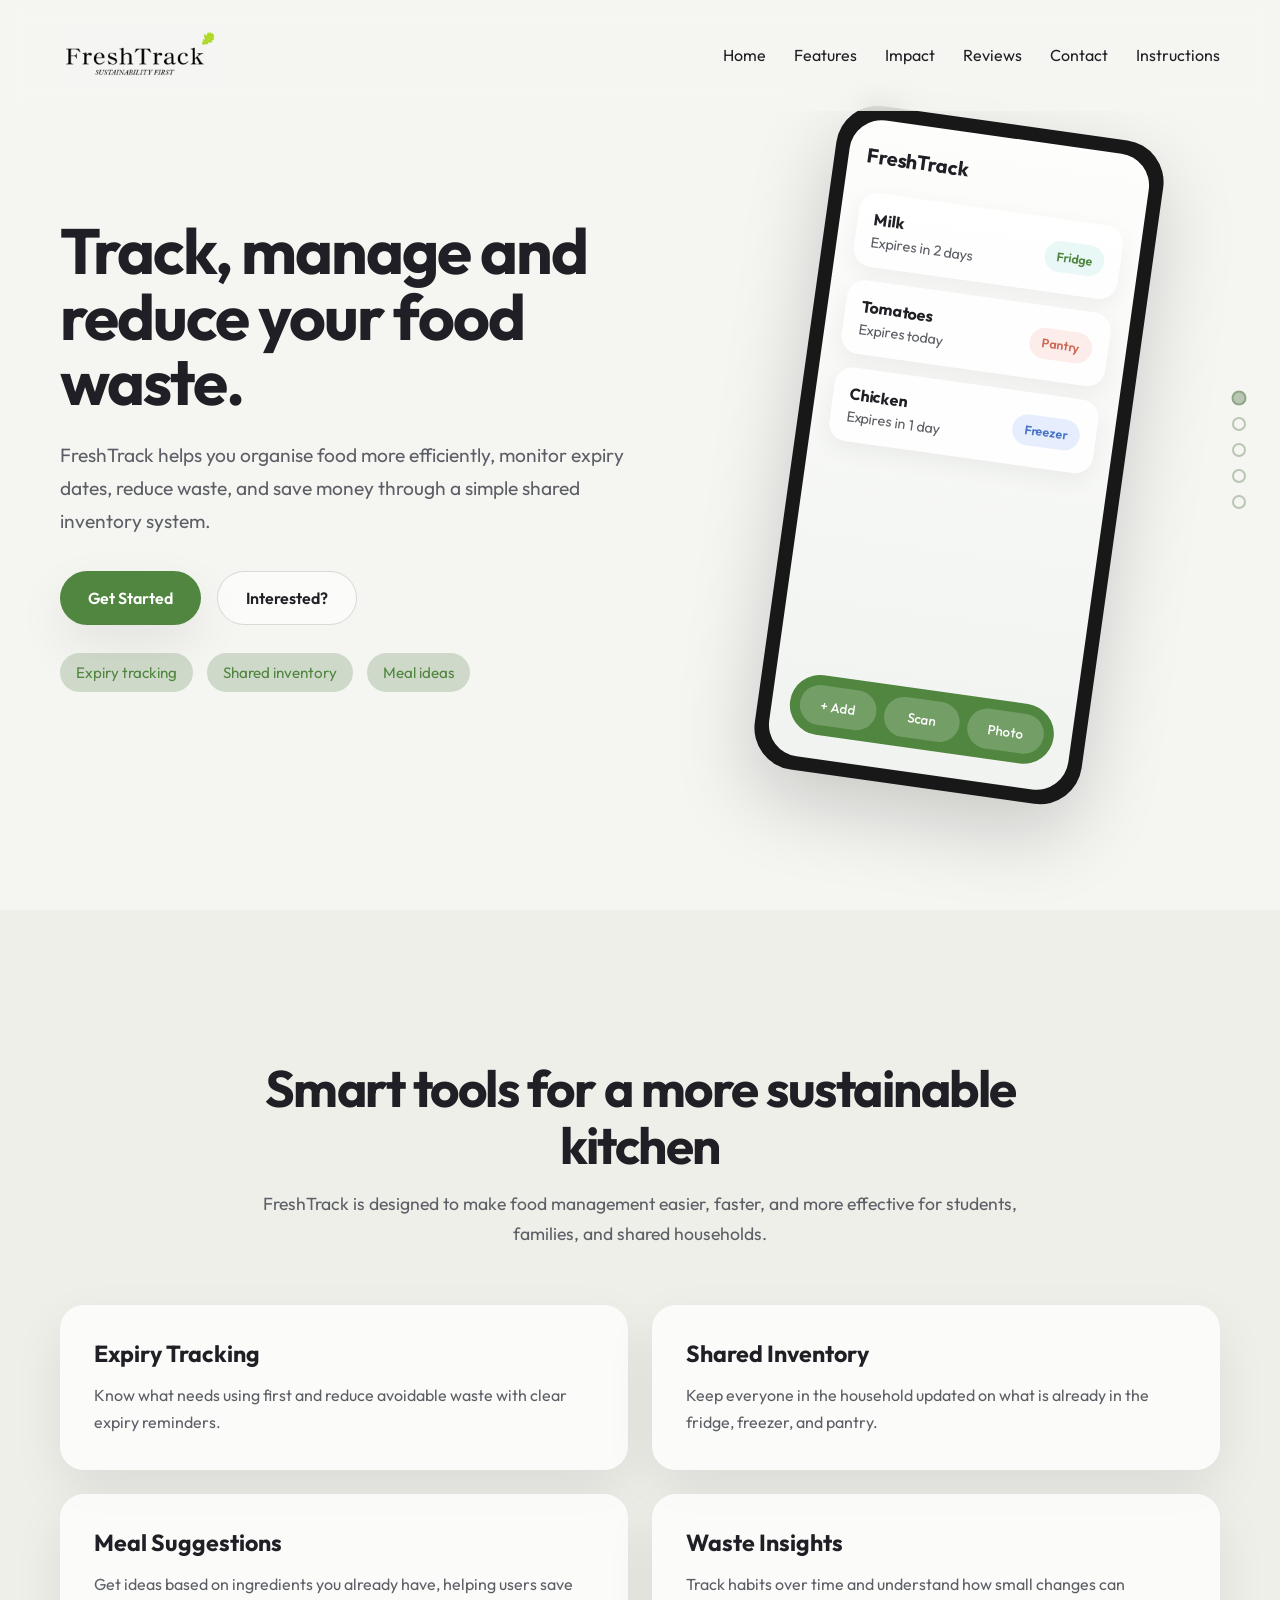
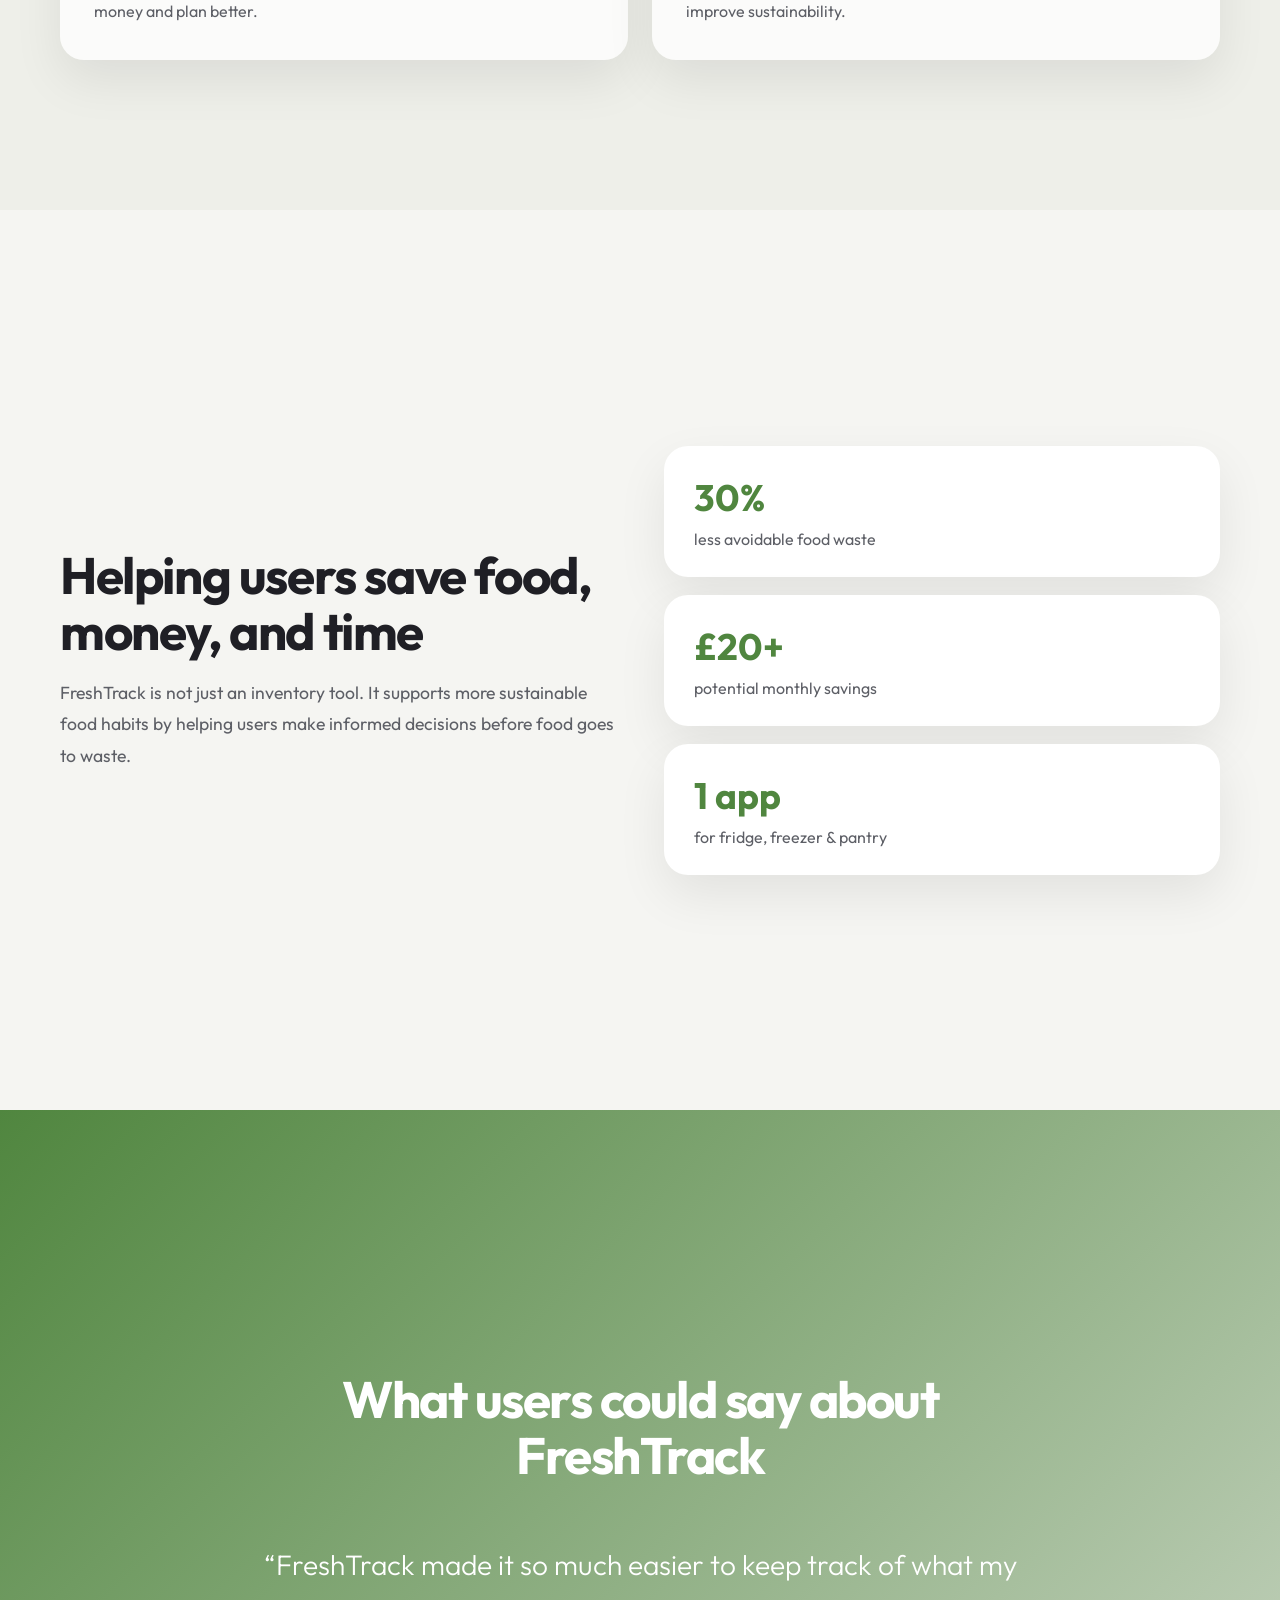
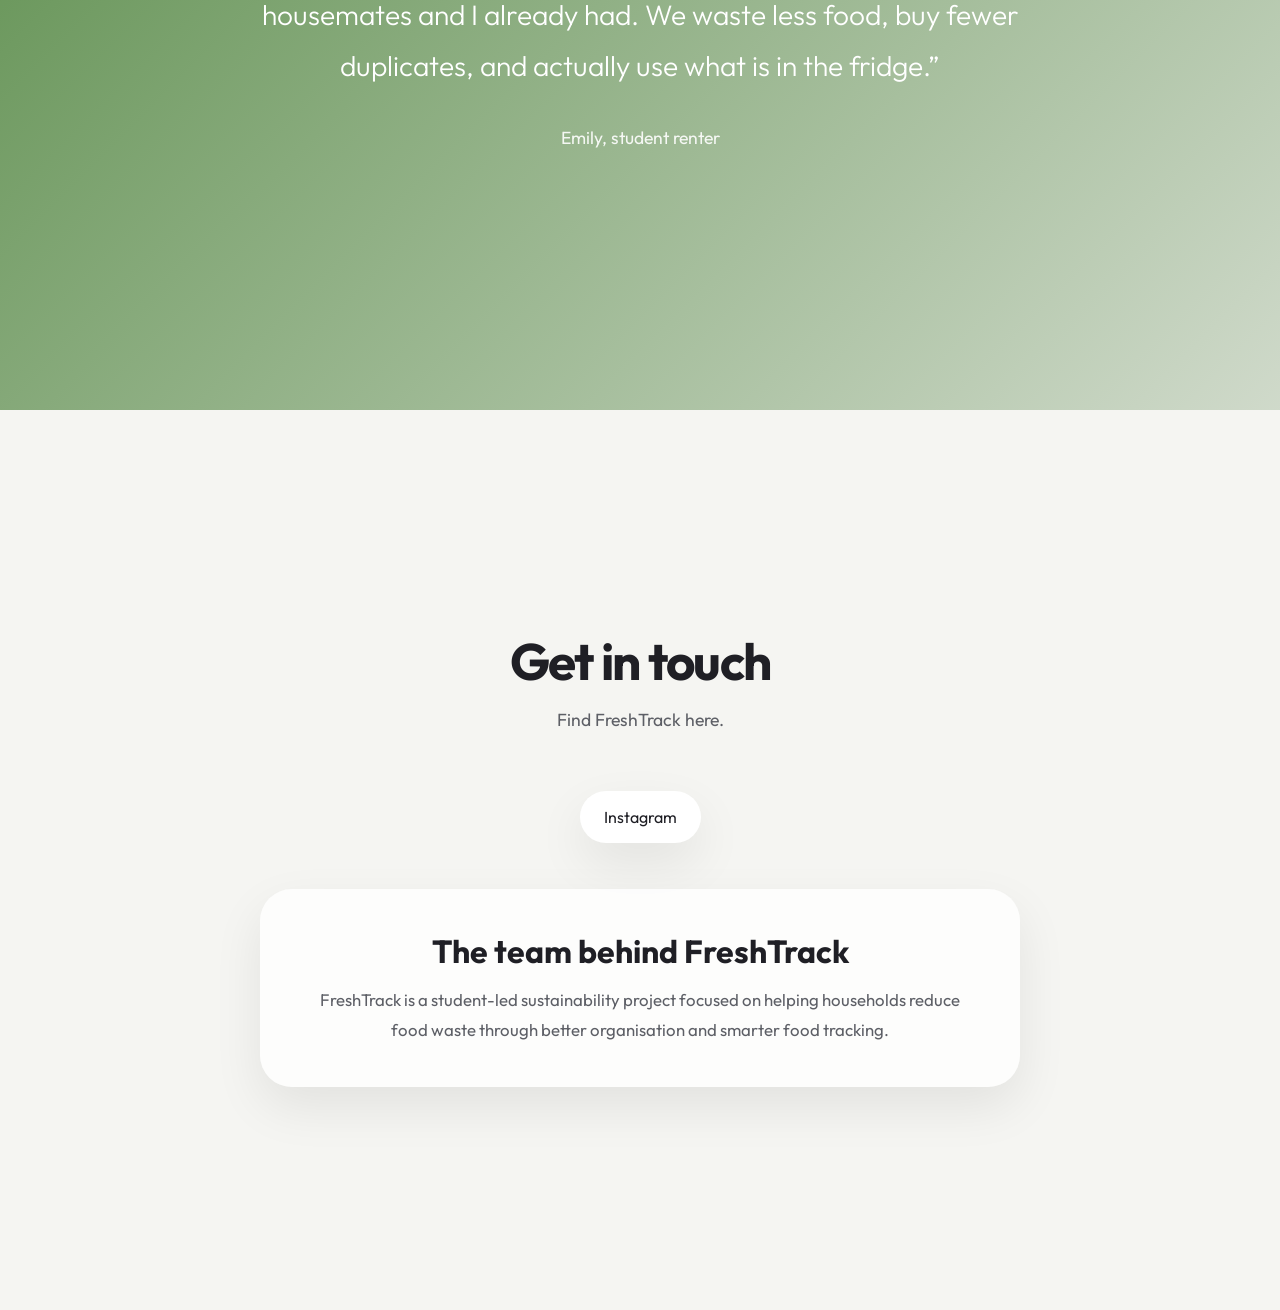
<file: index.html>
<!DOCTYPE html>
<html lang="en">
<head>
  <meta charset="UTF-8" />
  <meta name="viewport" content="width=device-width, initial-scale=1.0" />
 

  <link rel="preconnect" href="https://fonts.googleapis.com">
  <link rel="preconnect" href="https://fonts.gstatic.com" crossorigin>
  <link href="https://fonts.googleapis.com/css2?family=Outfit:wght@300;400;500;600;700&display=swap" rel="stylesheet">
  <link href="https://fonts.googleapis.com/css2?family=Playfair+Display:wght@400;500;600;700&display=swap" rel="stylesheet">

  <link rel="stylesheet" href="style.css" />
</head>
<body>



  <!-- dots -->
  <div class="section-dots">
    <a href="#main" class="dot active"></a>
    <a href="#features" class="dot"></a>
    <a href="#impact" class="dot"></a>
    <a href="#reviews" class="dot"></a>
    <a href="#contact" class="dot"></a>
  </div>

  <header class="header">
    <a href="index.html" class="logo">
      <img src="images/freshtrack-logo.png" alt="FreshTrack Logo">
    </a>
    <nav class="nav">
      <a href="#main">Home</a>
      <a href="#features">Features</a>
      <a href="#impact">Impact</a>
      <a href="#reviews">Reviews</a>
      <a href="#contact">Contact</a>
      <a href="instructions.html">Instructions</a>
    </nav>
  </header>

  <main>
    <!-- main-->
    <section id="main" class="section main">
      <div class="container main-grid">
        <div class="main-text reveal">
          <h1>Track, manage and reduce your food waste.</h1>
          <p>
            FreshTrack helps you organise food more efficiently, monitor expiry dates,
            reduce waste, and save money through a simple shared inventory system.
          </p>

          <div class="main-buttons">
            <a href="instructions.html" class="btn primary">Get Started</a>
            <a href="https://docs.google.com/forms/d/e/1FAIpQLSd_di5cZATixuG1DWl66NtVrQ-YKwkuhHLiQULhgQvUmHwI0Q/viewform" class="btn secondary">Interested?</a>
          </div>

          <div class="main-points">
            <span>Expiry tracking</span>
            <span>Shared inventory</span>
            <span>Meal ideas</span>
          </div>
        </div>

        <div class="main-visual reveal delay-1">
          <div class="phone-mockup">
            <div class="phone-screen">
              <div class="app-top">FreshTrack</div>

              <div class="food-card">
                <div>
                  <h4>Milk</h4>
                  <p>Expires in 2 days</p>
                </div>
                <span class="tag fridge">Fridge</span>
              </div>

              <div class="food-card">
                <div>
                  <h4>Tomatoes</h4>
                  <p>Expires today</p>
                </div>
                <span class="tag pantry">Pantry</span>
              </div>

              <div class="food-card">
                <div>
                  <h4>Chicken</h4>
                  <p>Expires in 1 day</p>
                </div>
                <span class="tag freezer">Freezer</span>
              </div>

              <div class="scan-bar">
                <button>+ Add</button>
                <button>Scan</button>
                <button>Photo</button>
              </div>
            </div>
          </div>
        </div>
      </div>
    </section>

    <!-- web feauters -->
    <section id="features" class="section features">
      <div class="container">
        <div class="section-heading reveal">
          <h2>Smart tools for a more sustainable kitchen</h2>
          <p>
            FreshTrack is designed to make food management easier, faster, and more effective
            for students, families, and shared households.
          </p>
        </div>

        <div class="feature-grid">
          <article class="feature-card reveal">
            <h3>Expiry Tracking</h3>
            <p>Know what needs using first and reduce avoidable waste with clear expiry reminders.</p>
          </article>

          <article class="feature-card reveal delay-1">
            <h3>Shared Inventory</h3>
            <p>Keep everyone in the household updated on what is already in the fridge, freezer, and pantry.</p>
          </article>

          <article class="feature-card reveal delay-2">
            <h3>Meal Suggestions</h3>
            <p>Get ideas based on ingredients you already have, helping users save money and plan better.</p>
          </article>

          <article class="feature-card reveal delay-3">
            <h3>Waste Insights</h3>
            <p>Track habits over time and understand how small changes can improve sustainability.</p>
          </article>
        </div>
      </div>
    </section>

    <!-- impact  -->
    <section id="impact" class="section impact">
      <div class="container impact-grid">
        <div class="impact-text reveal">
          <h2>Helping users save food, money, and time</h2>
          <p>
            FreshTrack is not just an inventory tool. It supports more sustainable food habits
            by helping users make informed decisions before food goes to waste.
          </p>
        </div>

        <div class="stats reveal delay-1">
          <div class="stat-card">
            <h3>30%</h3>
            <p>less avoidable food waste</p>
          </div>
          <div class="stat-card">
            <h3>£20+</h3>
            <p>potential monthly savings</p>
          </div>
          <div class="stat-card">
            <h3>1 app</h3>
            <p>for fridge, freezer & pantry</p>
          </div>
        </div>
      </div>
    </section>

    <!-- rewiev -->
    <section id="reviews" class="section reviews">
      <div class="container">
        <div class="section-heading light reveal">
          <h2>What users could say about FreshTrack</h2>
        </div>

        <div class="review-card reveal delay-1">
          <p>
            “FreshTrack made it so much easier to keep track of what my housemates and I already had.
            We waste less food, buy fewer duplicates, and actually use what is in the fridge.”
          </p>
          <h4>Emily, student renter</h4>
        </div>
      </div>
    </section>

    <!-- contact section  -->
    <section id="contact" class="section contact">
      <div class="container">
        <div class="section-heading reveal">
          <h2>Get in touch</h2>
          <p>Find FreshTrack here.</p>
        </div>

        <div class="contact-links reveal delay-1">
          <a href="https://www.instagram.com/freshtrackerscanner/">Instagram</a>
        </div>

        <div class="team-card reveal delay-2">
          <h3>The team behind FreshTrack</h3>
          <p>
            FreshTrack is a student-led sustainability project focused on helping households
            reduce food waste through better organisation and smarter food tracking.
          </p>
        </div>
      </div>
    </section>
  </main>

  <script src="script.js"></script>
</body>
</html>
</file>
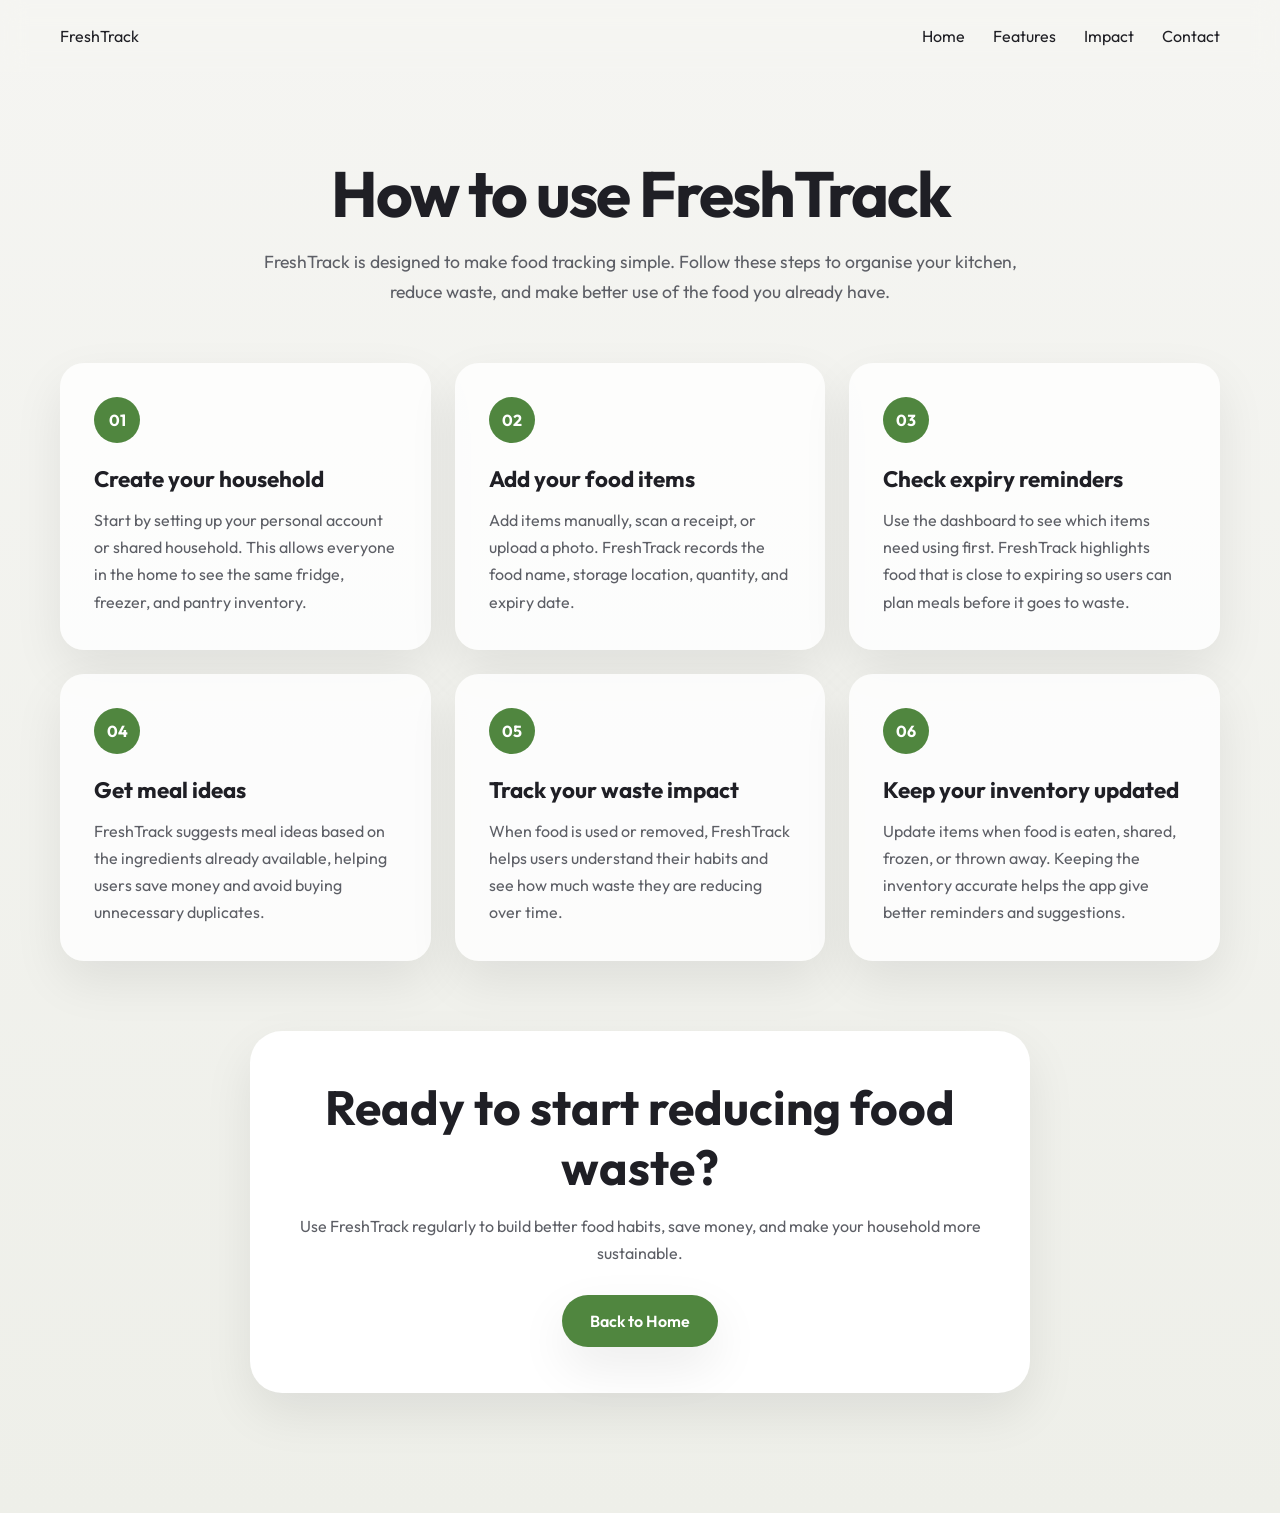
<file: instructions.html>
<!DOCTYPE html>
<html lang="en">
<head>
  <meta charset="UTF-8" />
  <meta name="viewport" content="width=device-width, initial-scale=1.0" />

  <link rel="preconnect" href="https://fonts.googleapis.com">
  <link rel="preconnect" href="https://fonts.gstatic.com" crossorigin>
  <link href="https://fonts.googleapis.com/css2?family=Outfit:wght@300;400;500;600;700&display=swap" rel="stylesheet">

  <link rel="stylesheet" href="style.css" />
  <title>FreshTrack Instructions</title>
</head>
<body>

  <header class="header">
    <div class="logo">Fresh<span>Track</span></div>
    <nav class="nav">
      <a href="index.html">Home</a>
      <a href="index.html#features">Features</a>
      <a href="index.html#impact">Impact</a>
      <a href="index.html#contact">Contact</a>
    </nav>
  </header>

  <main>
    <section class="section instructions-page">
      <div class="container">
        <div class="section-heading reveal">
          <h1>How to use FreshTrack</h1>
          <p>
            FreshTrack is designed to make food tracking simple. Follow these steps to organise your kitchen,
            reduce waste, and make better use of the food you already have.
          </p>
        </div>

        <div class="instruction-grid">
          <article class="instruction-card reveal">
            <span>01</span>
            <h3>Create your household</h3>
            <p>
              Start by setting up your personal account or shared household. This allows everyone in the home
              to see the same fridge, freezer, and pantry inventory.
            </p>
          </article>

          <article class="instruction-card reveal delay-1">
            <span>02</span>
            <h3>Add your food items</h3>
            <p>
              Add items manually, scan a receipt, or upload a photo. FreshTrack records the food name,
              storage location, quantity, and expiry date.
            </p>
          </article>

          <article class="instruction-card reveal delay-2">
            <span>03</span>
            <h3>Check expiry reminders</h3>
            <p>
              Use the dashboard to see which items need using first. FreshTrack highlights food that is close
              to expiring so users can plan meals before it goes to waste.
            </p>
          </article>

          <article class="instruction-card reveal delay-3">
            <span>04</span>
            <h3>Get meal ideas</h3>
            <p>
              FreshTrack suggests meal ideas based on the ingredients already available, helping users save
              money and avoid buying unnecessary duplicates.
            </p>
          </article>

          <article class="instruction-card reveal">
            <span>05</span>
            <h3>Track your waste impact</h3>
            <p>
              When food is used or removed, FreshTrack helps users understand their habits and see how much
              waste they are reducing over time.
            </p>
          </article>

          <article class="instruction-card reveal delay-1">
            <span>06</span>
            <h3>Keep your inventory updated</h3>
            <p>
              Update items when food is eaten, shared, frozen, or thrown away. Keeping the inventory accurate
              helps the app give better reminders and suggestions.
            </p>
          </article>
        </div>

        <div class="instruction-cta reveal delay-2">
          <h2>Ready to start reducing food waste?</h2>
          <p>
            Use FreshTrack regularly to build better food habits, save money, and make your household more sustainable.
          </p>
          <a href="index.html" class="btn primary">Back to Home</a>
        </div>
      </div>
    </section>
  </main>

  <script src="script.js"></script>
</body>
</html>
</file>
<file: style.css>
:root {
  --bg: #f5f5f2;
  --bg-soft: #eeefe9;
  --text: #1f1f25;
  --muted: #5d5f66;
  --primary: #50863F;
  --primary-dark: #50863F;
  --accent: #375f2950;
  --white: #ffffff;
  --shadow: 0 20px 50px rgba(0, 0, 0, 0.08);
  --radius-xl: 32px;
  --radius-lg: 24px;
  --radius-md: 18px;
  --transition: 0.35s ease;
}

* {
  margin: 0;
  padding: 0;
  box-sizing: border-box;
}

html {
  scroll-behavior: smooth;
}

body {
  font-family: "Outfit", sans-serif;
  background: var(--bg);
  color: var(--text);
  overflow-x: hidden;
}

a {
  text-decoration: none;
  color: inherit;
}

.container {
  width: min(1180px, calc(100% - 120px));
  margin: 0 auto;
}

.section {
  min-height: 100vh;
  display: flex;
  align-items: center;
  padding: 120px 0;
}

/* header */
.header {
  position: fixed;
  top: 0;
  left: 0;
  width: 100%;
  padding: 26px 60px;
  display: flex;
  justify-content: space-between;
  align-items: center;
  z-index: 1000;
  background: rgba(245, 245, 242, 0.72);
  backdrop-filter: blur(12px);
}

.logo {
  display: flex;
  align-items: center;
}

.logo img {
  width: 160px;
  height: auto;
  object-fit: contain;
}

.nav {
  display: flex;
  gap: 28px;
}

.nav a {
  font-size: 1rem;
  color: var(--text);
  position: relative;
  transition: var(--transition);
}

.nav a::after {
  content: "";
  position: absolute;
  left: 0;
  bottom: -6px;
  width: 0;
  height: 2px;
  background: var(--primary);
  transition: var(--transition);
}

.nav a:hover::after {
  width: 100%;
}


/* dots  */
.section-dots {
  position: fixed;
  right: 34px;
  top: 50%;
  transform: translateY(-50%);
  z-index: 999;
  display: flex;
  flex-direction: column;
  gap: 12px;
}

.dot {
  width: 14px;
  height: 14px;
  border: 2px solid var(--accent);
  border-radius: 50%;
  transition: var(--transition);
}

.dot.active,
.dot:hover {
  background: var(--accent);
  transform: scale(1.08);
}

/* main */
.main-grid {
  display: grid;
  grid-template-columns: 1.05fr 0.95fr;
  gap: 60px;
  align-items: center;
}

.main-text h1 {
  font-size: clamp(3rem, 5vw, 5rem);
  line-height: 1.03;
  letter-spacing: -2px;
  margin-bottom: 24px;
}

.main-text p {
  font-size: 1.2rem;
  line-height: 1.7;
  color: var(--muted);
  max-width: 620px;
  margin-bottom: 34px;
}

.main-buttons {
  display: flex;
  flex-wrap: wrap;
  gap: 16px;
  margin-bottom: 28px;
}

.btn {
  padding: 16px 28px;
  border-radius: 999px;
  font-weight: 600;
  transition: var(--transition);
  display: inline-flex;
  align-items: center;
  justify-content: center;
}

.btn.primary {
  background: var(--primary-dark);
  color: white;
  box-shadow: var(--shadow);
}

.btn.primary:hover {
  transform: translateY(-3px);
  background: var(--primary);
}

.btn.secondary {
  border: 1.5px solid rgba(31, 31, 37, 0.15);
  background: rgba(255,255,255,0.55);
}

.btn.secondary:hover {
  transform: translateY(-3px);
  border-color: var(--primary-dark);
}

.main-points {
  display: flex;
  flex-wrap: wrap;
  gap: 14px;
}

.main-points span {
  padding: 10px 16px;
  background:#7E9E7450;
  border-radius: 999px;
  font-size: 0.95rem;
  color: var(--primary-dark);
}

/* phone */
.main-visual {
  display: flex;
  justify-content: center;
}

.phone-mockup {
  width: 330px;
  height: 670px;
  border-radius: 42px;
  background: #181818;
  padding: 14px;
  box-shadow: 0 30px 80px rgba(0, 0, 0, 0.18);
  transform: rotate(8deg);
  transition: transform 0.5s ease;
}

.phone-mockup:hover {
  transform: rotate(4deg) translateY(-10px);
}

.phone-screen {
  width: 100%;
  height: 100%;
  background: linear-gradient(180deg, #fdfdfc 0%, #f0f3ef 100%);
  border-radius: 32px;
  padding: 24px 18px;
  overflow: hidden;
  display: flex;
  flex-direction: column;
  gap: 14px;
}

.app-top {
  font-size: 1.25rem;
  font-weight: 700;
  margin-bottom: 10px;
}

.food-card {
  background: rgba(255,255,255,0.88);
  border-radius: 18px;
  padding: 16px;
  box-shadow: 0 8px 22px rgba(0,0,0,0.05);
  display: flex;
  justify-content: space-between;
  gap: 12px;
  align-items: center;
}

.food-card h4 {
  font-size: 1rem;
  margin-bottom: 4px;
}

.food-card p {
  font-size: 0.9rem;
  color: var(--muted);
}

.tag {
  padding: 8px 12px;
  border-radius: 999px;
  font-size: 0.78rem;
  font-weight: 600;
}

.fridge {
  background: rgba(87, 200, 190, 0.12);
  color: var(--primary-dark);
}

.pantry {
  background: rgba(240, 138, 116, 0.14);
  color: #cc6a55;
}

.freezer {
  background: rgba(60, 125, 255, 0.12);
  color: #4872c4;
}

.scan-bar {
  margin-top: auto;
  background: var(--primary);
  border-radius: 999px;
  padding: 10px;
  display: grid;
  grid-template-columns: repeat(3, 1fr);
  gap: 8px;
}

.scan-bar button {
  border: none;
  background: rgba(255,255,255,0.2);
  color: white;
  padding: 12px 0;
  border-radius: 999px;
  cursor: pointer;
  font-family: inherit;
  font-weight: 500;
  transition: var(--transition);
}

.scan-bar button:hover {
  background: rgba(255,255,255,0.32);
}

/* headings sections */
.section-heading {
  max-width: 760px;
  margin: 0 auto 56px;
  text-align: center;
}

.section-heading h2 {
  font-size: clamp(2.2rem, 4vw, 3.6rem);
  line-height: 1.1;
  letter-spacing: -1.5px;
  margin-bottom: 16px;
}

.section-heading p {
  font-size: 1.1rem;
  line-height: 1.7;
  color: var(--muted);
}

.section-heading.light h2,
.section-heading.light p {
  color: white;
}

/* feature */
.features {
  background: var(--bg-soft);
}

.feature-grid {
  display: grid;
  grid-template-columns: repeat(2, 1fr);
  gap: 24px;
}

.feature-card {
  background: rgba(255,255,255,0.78);
  padding: 34px;
  border-radius: var(--radius-lg);
  box-shadow: var(--shadow);
  transition: var(--transition);
}

.feature-card:hover {
  transform: translateY(-8px);
}

.feature-card h3 {
  font-size: 1.45rem;
  margin-bottom: 14px;
}

.feature-card p {
  color: var(--muted);
  line-height: 1.7;
  font-size: 1rem;
}


.impact-grid {
  display: grid;
  grid-template-columns: 1fr 1fr;
  gap: 48px;
  align-items: center;
}

.impact-text h2 {
  font-size: clamp(2.2rem, 4vw, 3.4rem);
  line-height: 1.08;
  margin-bottom: 18px;
  letter-spacing: -1.4px;
}

.impact-text p {
  color: var(--muted);
  font-size: 1.1rem;
  line-height: 1.8;
}

.stats {
  display: grid;
  gap: 18px;
}

.stat-card {
  background: white;
  padding: 28px 30px;
  border-radius: var(--radius-lg);
  box-shadow: var(--shadow);
}

.stat-card h3 {
  font-size: 2.3rem;
  color: var(--primary-dark);
  margin-bottom: 8px;
}

.stat-card p {
  color: var(--muted);
  font-size: 1rem;
}

/* review */
.reviews {
  background: linear-gradient(135deg, #50863F 0%, #7E9E7450 100%);
}

.review-card {
  max-width: 850px;
  margin: 0 auto;
  text-align: center;
  color: white;
}

.review-card p {
  font-size: clamp(1.4rem, 2.2vw, 2rem);
  line-height: 1.8;
  font-weight: 300;
  margin-bottom: 34px;
}

.review-card h4 {
  font-size: 1.1rem;
  font-weight: 400;
  opacity: 0.9;
}

/* contact page */
.contact-links {
  display: flex;
  justify-content: center;
  gap: 24px;
  flex-wrap: wrap;
  margin-bottom: 46px;
}

.contact-links a {
  padding: 16px 24px;
  background: white;
  border-radius: 999px;
  box-shadow: var(--shadow);
  transition: var(--transition);
}

.contact-links a:hover {
  transform: translateY(-4px);
  color: var(--primary-dark);
}

.team-card {
  max-width: 760px;
  margin: 0 auto;
  background: rgba(255,255,255,0.8);
  border-radius: var(--radius-xl);
  padding: 42px;
  text-align: center;
  box-shadow: var(--shadow);
}

.team-card h3 {
  font-size: 2rem;
  margin-bottom: 14px;
}

.team-card p {
  color: var(--muted);
  line-height: 1.8;
  font-size: 1.05rem;
}

/* reveal */
.reveal {
  opacity: 0;
  transform: translateY(50px);
  transition: opacity 0.9s ease, transform 0.9s ease;
}

.reveal.visible {
  opacity: 1;
  transform: translateY(0);
}

.delay-1 { transition-delay: 0.12s; }
.delay-2 { transition-delay: 0.24s; }
.delay-3 { transition-delay: 0.36s; }

/* instruction page (separete page) */
.instructions-page {
  background: linear-gradient(180deg, var(--bg) 0%, var(--bg-soft) 100%);
  padding-top: 160px;
}

.instructions-page .section-heading h1 {
  font-size: clamp(3rem, 5vw, 5rem);
  line-height: 1.05;
  letter-spacing: -2px;
  margin-bottom: 20px;
}

.instruction-grid {
  display: grid;
  grid-template-columns: repeat(3, 1fr);
  gap: 24px;
  margin-top: 50px;
}

.instruction-card {
  background: rgba(255, 255, 255, 0.82);
  border-radius: var(--radius-lg);
  padding: 34px;
  box-shadow: var(--shadow);
  transition: var(--transition);
}

.instruction-card:hover {
  transform: translateY(-8px);
}

.instruction-card span {
  display: inline-flex;
  width: 46px;
  height: 46px;
  align-items: center;
  justify-content: center;
  border-radius: 50%;
  background: var(--primary-dark);
  color: white;
  font-weight: 700;
  margin-bottom: 22px;
}

.instruction-card h3 {
  font-size: 1.4rem;
  margin-bottom: 14px;
}

.instruction-card p {
  color: var(--muted);
  line-height: 1.7;
  font-size: 1rem;
}

.instruction-cta {
  margin: 70px auto 0;
  max-width: 780px;
  text-align: center;
  background: white;
  border-radius: var(--radius-xl);
  padding: 46px;
  box-shadow: var(--shadow);
}

.instruction-cta h2 {
  font-size: clamp(2rem, 4vw, 3rem);
  margin-bottom: 16px;
}

.instruction-cta p {
  color: var(--muted);
  line-height: 1.7;
  margin-bottom: 28px;
}

@media (max-width: 1000px) {
  .instruction-grid {
    grid-template-columns: repeat(2, 1fr);
  }
}

@media (max-width: 700px) {
  .instruction-grid {
    grid-template-columns: 1fr;
  }

  .instructions-page {
    padding-top: 180px;
  }

  .instruction-cta {
    padding: 32px;
  }
}

/* RESPONSIVE */
@media (max-width: 1100px) {
  .impact-grid {
    grid-template-columns: 1fr;
  }

  .hero-visual {
    margin-top: 20px;
  }

  .phone-mockup {
    transform: rotate(0deg);
  }

  .feature-grid {
    grid-template-columns: 1fr;
  }
}

@media (max-width: 820px) {
  .container {
    width: min(100% - 40px, 1180px);
  }

  .header {
    padding: 20px 22px;
    flex-direction: column;
    gap: 14px;
  }

  .nav {
    flex-wrap: wrap;
    justify-content: center;
    gap: 16px;
  }

  .social-bar,
  .section-dots {
    display: none;
  }

  .section {
    min-height: auto;
    padding: 120px 0 90px;
  }

  .hero-text h1 {
    font-size: 2.8rem;
  }

  .phone-mockup {
    width: 280px;
    height: 575px;
  }

  .team-card,
  .feature-card,
  .stat-card {
    padding: 28px;
  }
}
</file>
